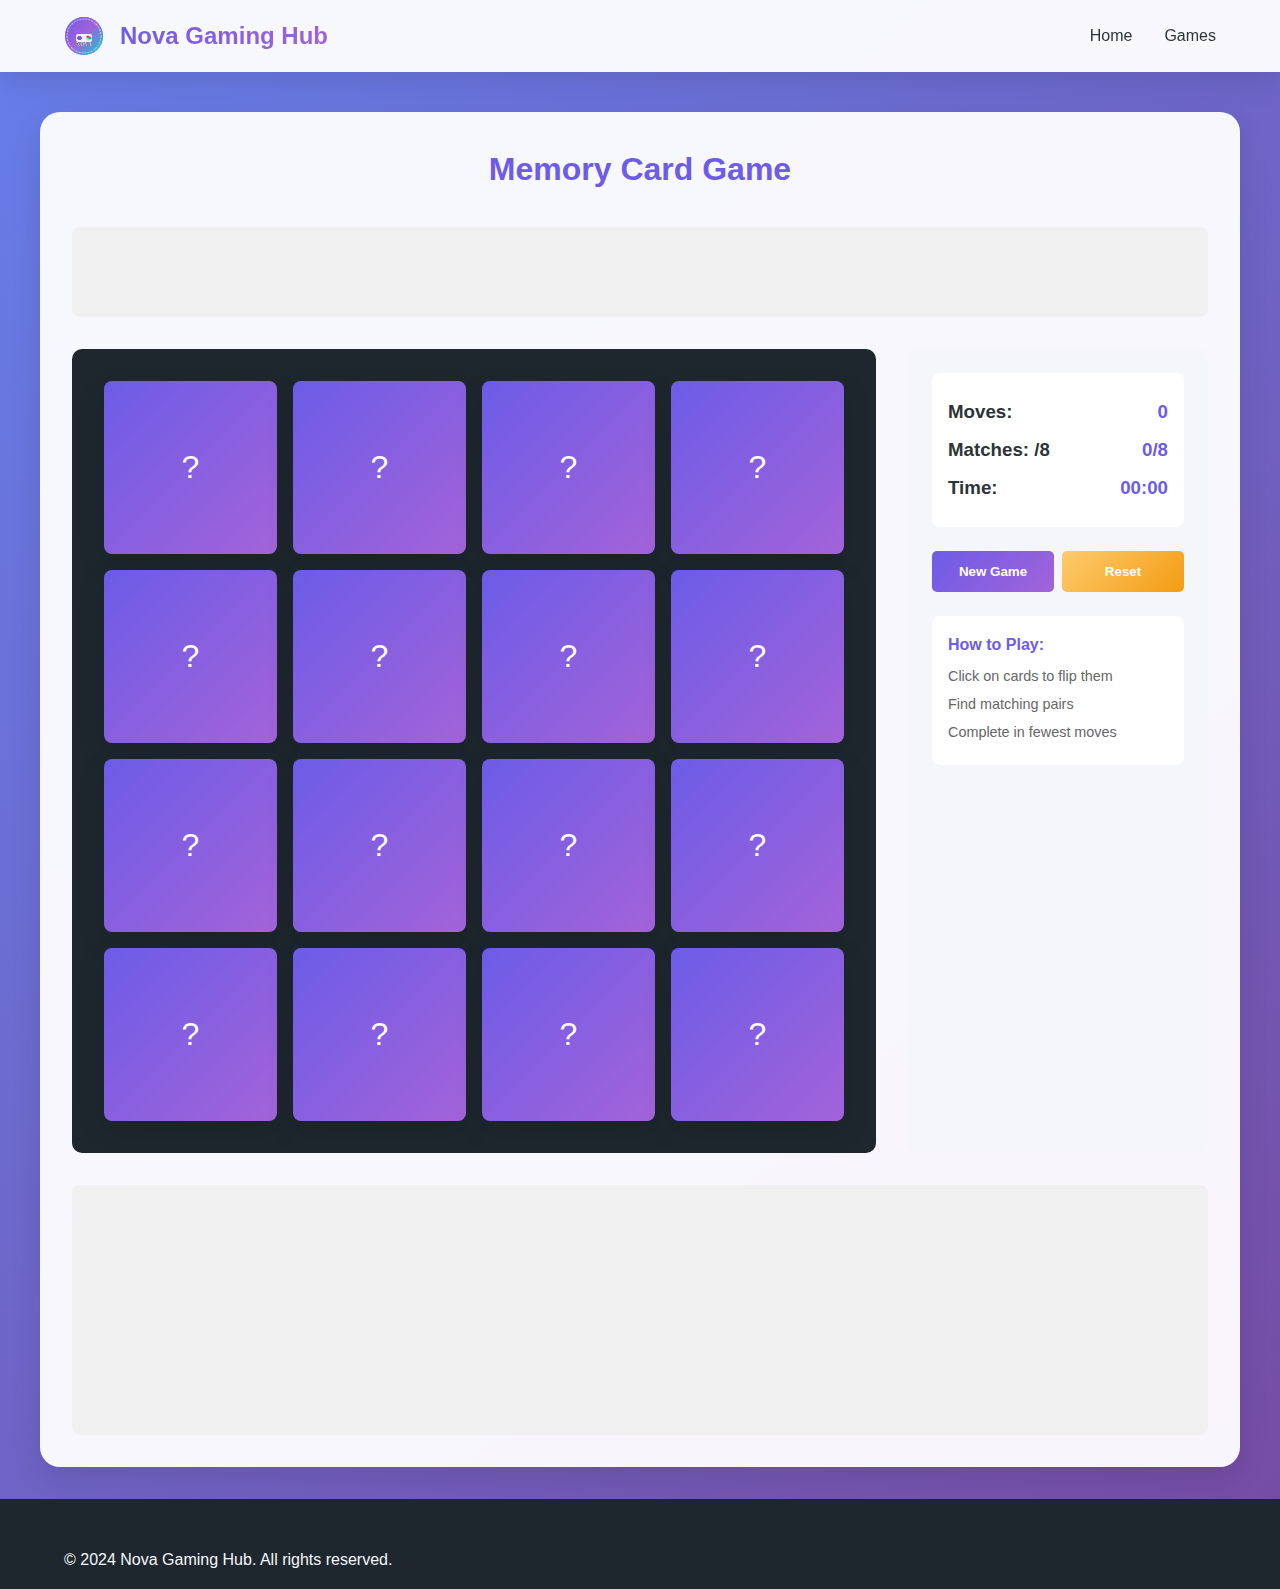
<file: games/memory.html>
<!DOCTYPE html>
<html lang="en">
<head>
    <meta charset="UTF-8">
    <meta name="viewport" content="width=device-width, initial-scale=1.0">
    <title>Play Memory Card Game Online Free - Nova Gaming Hub</title>
    
    <!-- SEO Meta Tags -->
    <meta name="description" content="Play the classic Memory card game online for free. Test and improve your memory by matching pairs of cards. Fun for all ages!">
    <meta name="keywords" content="memory game, card matching, brain game, memory training, cognitive game">
    
    <!-- Open Graph -->
    <meta property="og:title" content="Memory Card Game - Play Online">
    <meta property="og:description" content="Test your memory with this classic card matching game">
    
    <!-- Canonical -->
    <link rel="canonical" href="https://novagaminghub.com/games/memory.html">
    
    <!-- CSS -->
    <link rel="stylesheet" href="../css/style.css">
    
    <!-- Google AdSense -->
    <script async src="https://pagead2.googlesyndication.com/pagead/js/adsbygoogle.js?client=ca-pub-XXXXXXXXXXXXXXXX"
            crossorigin="anonymous"></script>
</head>
<body class="game-page">
    <header>
        <nav class="navbar">
            <div class="logo">
                <img src="../images/logo.svg" alt="Nova Gaming Hub">
                <span><a href="../index.html">Nova Gaming Hub</a></span>
            </div>
            <ul class="nav-links">
                <li><a href="../index.html">Home</a></li>
                <li><a href="../index.html#games">Games</a></li>
            </ul>
        </nav>
    </header>

    <div class="game-container">
        <h1>Memory Card Game</h1>
        
        <!-- Top Ad -->
        <div class="ad-container game-ad-top">
            <ins class="adsbygoogle"
                 style="display:block"
                 data-ad-client="ca-pub-XXXXXXXXXXXXXXXX"
                 data-ad-slot="XXXXXXXXXX"
                 data-ad-format="auto"></ins>
            <script>(adsbygoogle = window.adsbygoogle || []).push({});</script>
        </div>

        <div class="game-wrapper">
            <div class="memory-board" id="memoryBoard">
                <!-- Cards will be generated by JavaScript -->
            </div>

            <div class="game-info">
                <div class="score-box">
                    <h3>Moves: <span id="moves">0</span></h3>
                    <h3>Matches: <span id="matches">0</span>/8</h3>
                    <h3>Time: <span id="time">00:00</span></h3>
                </div>
                <div class="controls">
                    <button id="startBtn" class="game-btn">New Game</button>
                    <button id="resetBtn" class="game-btn">Reset</button>
                </div>
                <div class="instructions">
                    <h4>How to Play:</h4>
                    <p>Click on cards to flip them</p>
                    <p>Find matching pairs</p>
                    <p>Complete in fewest moves</p>
                </div>
            </div>
        </div>

        <!-- Bottom Ad -->
        <div class="ad-container game-ad-bottom">
            <ins class="adsbygoogle"
                 style="display:block"
                 data-ad-client="ca-pub-XXXXXXXXXXXXXXXX"
                 data-ad-slot="XXXXXXXXXX"
                 data-ad-format="rectangle"></ins>
            <script>(adsbygoogle = window.adsbygoogle || []).push({});</script>
        </div>
    </div>

    <footer>
        <div class="footer-content">
            <p>&copy; 2024 Nova Gaming Hub. All rights reserved.</p>
        </div>
    </footer>

    <script src="../js/memory.js"></script>
</body>
</html>
</file>
<file: css/style.css>
/* Reset and Base Styles */
* {
    margin: 0;
    padding: 0;
    box-sizing: border-box;
}

:root {
    --primary-color: #6c5ce7;
    --secondary-color: #a363d9;
    --accent-color: #00d2d3;
    --dark-color: #1e272e;
    --light-color: #f5f6fa;
    --success-color: #00b894;
    --warning-color: #fdcb6e;
    --danger-color: #d63031;
    --text-dark: #2d3436;
    --text-light: #f5f6fa;
    --shadow: 0 10px 30px rgba(0, 0, 0, 0.1);
    --shadow-hover: 0 15px 40px rgba(108, 92, 231, 0.2);
}

body {
    font-family: 'Segoe UI', Tahoma, Geneva, Verdana, sans-serif;
    line-height: 1.6;
    color: var(--text-dark);
    background: linear-gradient(135deg, #667eea 0%, #764ba2 100%);
    min-height: 100vh;
}

/* Navigation */
.navbar {
    background: rgba(255, 255, 255, 0.95);
    backdrop-filter: blur(10px);
    padding: 1rem 5%;
    display: flex;
    justify-content: space-between;
    align-items: center;
    position: fixed;
    width: 100%;
    top: 0;
    z-index: 1000;
    box-shadow: var(--shadow);
}

.logo {
    display: flex;
    align-items: center;
    gap: 1rem;
}

.logo img {
    height: 40px;
    width: auto;
}

.logo span {
    font-size: 1.5rem;
    font-weight: bold;
    background: linear-gradient(135deg, var(--primary-color), var(--secondary-color));
    -webkit-background-clip: text;
    -webkit-text-fill-color: transparent;
}

.logo a {
    text-decoration: none;
    color: inherit;
}

.nav-links {
    display: flex;
    list-style: none;
    gap: 2rem;
}

.nav-links a {
    text-decoration: none;
    color: var(--text-dark);
    font-weight: 500;
    transition: color 0.3s ease;
    position: relative;
}

.nav-links a::after {
    content: '';
    position: absolute;
    bottom: -5px;
    left: 0;
    width: 0;
    height: 2px;
    background: linear-gradient(135deg, var(--primary-color), var(--secondary-color));
    transition: width 0.3s ease;
}

.nav-links a:hover::after {
    width: 100%;
}

.hamburger {
    display: none;
    flex-direction: column;
    cursor: pointer;
}

.hamburger span {
    width: 25px;
    height: 3px;
    background: var(--primary-color);
    margin: 2px 0;
    transition: 0.3s;
}

/* Hero Section */
.hero {
    height: 100vh;
    display: flex;
    align-items: center;
    justify-content: center;
    text-align: center;
    background: linear-gradient(135deg, rgba(108, 92, 231, 0.9), rgba(163, 99, 217, 0.9)), url('../images/hero-bg.jpg');
    background-size: cover;
    background-position: center;
    color: var(--text-light);
}

.hero-content h1 {
    font-size: 3.5rem;
    margin-bottom: 1rem;
    animation: fadeInUp 1s ease;
}

.hero-content p {
    font-size: 1.2rem;
    margin-bottom: 2rem;
    animation: fadeInUp 1s ease 0.2s;
    opacity: 0;
    animation-fill-mode: forwards;
}

.cta-button {
    display: inline-block;
    padding: 1rem 2.5rem;
    background: white;
    color: var(--primary-color);
    text-decoration: none;
    border-radius: 50px;
    font-weight: bold;
    transition: transform 0.3s ease, box-shadow 0.3s ease;
    animation: fadeInUp 1s ease 0.4s;
    opacity: 0;
    animation-fill-mode: forwards;
}

.cta-button:hover {
    transform: translateY(-3px);
    box-shadow: var(--shadow-hover);
}

/* Games Section */
.games-section {
    padding: 5rem 5%;
    background: var(--light-color);
}

.games-section h2 {
    text-align: center;
    font-size: 2.5rem;
    margin-bottom: 3rem;
    background: linear-gradient(135deg, var(--primary-color), var(--secondary-color));
    -webkit-background-clip: text;
    -webkit-text-fill-color: transparent;
}

.games-grid {
    display: grid;
    grid-template-columns: repeat(auto-fit, minmax(280px, 1fr));
    gap: 2rem;
    max-width: 1200px;
    margin: 0 auto;
}

.game-card {
    background: white;
    border-radius: 15px;
    overflow: hidden;
    box-shadow: var(--shadow);
    transition: transform 0.3s ease, box-shadow 0.3s ease;
    cursor: pointer;
}

.game-card:hover {
    transform: translateY(-10px);
    box-shadow: var(--shadow-hover);
}

.game-card img {
    width: 100%;
    height: 200px;
    object-fit: cover;
}

.game-card h3 {
    padding: 1rem;
    font-size: 1.3rem;
}

.game-card p {
    padding: 0 1rem;
    color: #666;
}

.game-meta {
    padding: 1rem;
    display: flex;
    justify-content: space-between;
    color: #888;
}

.play-button {
    display: block;
    padding: 1rem;
    background: linear-gradient(135deg, var(--primary-color), var(--secondary-color));
    color: white;
    text-decoration: none;
    text-align: center;
    font-weight: bold;
    transition: opacity 0.3s ease;
}

.play-button:hover {
    opacity: 0.9;
}

/* About Section */
.about-section {
    padding: 5rem 5%;
    background: white;
}

.about-section h2 {
    text-align: center;
    font-size: 2.5rem;
    margin-bottom: 2rem;
    color: var(--primary-color);
}

.about-content {
    max-width: 800px;
    margin: 0 auto;
    text-align: center;
}

.about-content p {
    margin-bottom: 1rem;
    color: #666;
}

.features {
    display: grid;
    grid-template-columns: repeat(auto-fit, minmax(150px, 1fr));
    gap: 2rem;
    margin-top: 3rem;
}

.feature {
    text-align: center;
    padding: 1.5rem;
    background: var(--light-color);
    border-radius: 10px;
    transition: transform 0.3s ease;
}

.feature:hover {
    transform: translateY(-5px);
}

.feature span {
    font-size: 2.5rem;
    display: block;
    margin-bottom: 1rem;
}

/* Game Page Styles */
.game-page {
    background: linear-gradient(135deg, #667eea 0%, #764ba2 100%);
    padding-top: 80px;
}

.game-container {
    max-width: 1200px;
    margin: 2rem auto;
    padding: 2rem;
    background: rgba(255, 255, 255, 0.95);
    border-radius: 20px;
    box-shadow: var(--shadow);
}

.game-container h1 {
    text-align: center;
    color: var(--primary-color);
    margin-bottom: 2rem;
}

.game-wrapper {
    display: grid;
    grid-template-columns: 1fr 300px;
    gap: 2rem;
    margin: 2rem 0;
}

.canvas-container {
    background: var(--dark-color);
    border-radius: 10px;
    padding: 1rem;
    display: flex;
    justify-content: center;
}

.canvas-container canvas {
    max-width: 100%;
    height: auto;
    border-radius: 5px;
}

.game-info {
    background: var(--light-color);
    padding: 1.5rem;
    border-radius: 10px;
}

.score-box {
    background: white;
    padding: 1rem;
    border-radius: 8px;
    margin-bottom: 1.5rem;
}

.score-box h3 {
    margin: 0.5rem 0;
    color: var(--text-dark);
}

.score-box span {
    color: var(--primary-color);
    font-weight: bold;
    float: right;
}

.controls {
    display: grid;
    grid-template-columns: repeat(2, 1fr);
    gap: 0.5rem;
    margin-bottom: 1.5rem;
}

.game-btn {
    padding: 0.8rem;
    border: none;
    border-radius: 5px;
    background: linear-gradient(135deg, var(--primary-color), var(--secondary-color));
    color: white;
    font-weight: bold;
    cursor: pointer;
    transition: transform 0.3s ease, opacity 0.3s ease;
}

.game-btn:hover {
    transform: translateY(-2px);
    opacity: 0.9;
}

.game-btn:active {
    transform: translateY(0);
}

.game-btn:nth-child(2) {
    background: linear-gradient(135deg, var(--warning-color), #f39c12);
}

.game-btn:nth-child(3) {
    background: linear-gradient(135deg, var(--danger-color), #c0392b);
    grid-column: span 2;
}

.instructions {
    background: white;
    padding: 1rem;
    border-radius: 8px;
}

.instructions h4 {
    color: var(--primary-color);
    margin-bottom: 0.5rem;
}

.instructions p {
    color: #666;
    font-size: 0.9rem;
    margin: 0.3rem 0;
}

/* Memory Game Specific */
.memory-board {
    display: grid;
    grid-template-columns: repeat(4, 1fr);
    gap: 1rem;
    background: var(--dark-color);
    padding: 2rem;
    border-radius: 10px;
}

.memory-card {
    aspect-ratio: 1;
    background: linear-gradient(135deg, var(--primary-color), var(--secondary-color));
    border-radius: 8px;
    cursor: pointer;
    display: flex;
    align-items: center;
    justify-content: center;
    font-size: 2rem;
    color: white;
    transition: transform 0.3s ease;
    box-shadow: var(--shadow);
}

.memory-card:hover {
    transform: scale(1.05);
}

.memory-card.flipped {
    background: white;
    color: var(--primary-color);
    transform: rotateY(180deg);
}

.memory-card.matched {
    background: var(--success-color);
    cursor: default;
    animation: pulse 0.5s ease;
}

/* Ad Containers */
.ad-container {
    margin: 2rem 0;
    text-align: center;
    background: #f0f0f0;
    border-radius: 8px;
    overflow: hidden;
}

.leaderboard-ad {
    min-height: 90px;
    background: linear-gradient(135deg, #f6f9fc, #e6f0f5);
}

.rectangle-ad {
    min-height: 250px;
    background: linear-gradient(135deg, #f6f9fc, #e6f0f5);
}

.game-ad-top {
    min-height: 90px;
    margin-top: 0;
}

.game-ad-bottom {
    min-height: 250px;
    margin-bottom: 0;
}

/* Next Piece Canvas (Tetris) */
.next-piece {
    background: white;
    padding: 1rem;
    border-radius: 8px;
    margin-bottom: 1.5rem;
    text-align: center;
}

.next-piece h4 {
    color: var(--primary-color);
    margin-bottom: 0.5rem;
}

#nextCanvas {
    background: var(--dark-color);
    border-radius: 5px;
}

/* Footer */
footer {
    background: var(--dark-color);
    color: var(--text-light);
    padding: 3rem 5% 1rem;
}

.footer-content {
    display: grid;
    grid-template-columns: repeat(auto-fit, minmax(250px, 1fr));
    gap: 2rem;
    max-width: 1200px;
    margin: 0 auto;
}

.footer-section h4 {
    margin-bottom: 1rem;
    color: var(--accent-color);
}

.footer-section ul {
    list-style: none;
}

.footer-section ul li {
    margin: 0.5rem 0;
}

.footer-section a {
    color: var(--text-light);
    text-decoration: none;
    transition: color 0.3s ease;
}

.footer-section a:hover {
    color: var(--accent-color);
}

.footer-bottom {
    text-align: center;
    margin-top: 2rem;
    padding-top: 2rem;
    border-top: 1px solid rgba(255, 255, 255, 0.1);
}

/* Animations */
@keyframes fadeInUp {
    from {
        opacity: 0;
        transform: translateY(30px);
    }
    to {
        opacity: 1;
        transform: translateY(0);
    }
}

@keyframes pulse {
    0% { transform: scale(1); }
    50% { transform: scale(1.1); }
    100% { transform: scale(1); }
}

/* Responsive Design */
@media (max-width: 768px) {
    .navbar {
        padding: 1rem;
    }
    
    .nav-links {
        display: none;
        position: absolute;
        top: 100%;
        left: 0;
        width: 100%;
        background: white;
        flex-direction: column;
        padding: 1rem;
        box-shadow: var(--shadow);
    }
    
    .nav-links.active {
        display: flex;
    }
    
    .hamburger {
        display: flex;
    }
    
    .hero-content h1 {
        font-size: 2.5rem;
    }
    
    .game-wrapper {
        grid-template-columns: 1fr;
    }
    
    .memory-board {
        grid-template-columns: repeat(3, 1fr);
    }
    
    .controls {
        grid-template-columns: 1fr;
    }
    
    .game-btn:nth-child(3) {
        grid-column: span 1;
    }
}

@media (max-width: 480px) {
    .hero-content h1 {
        font-size: 2rem;
    }
    
    .games-grid {
        grid-template-columns: 1fr;
    }
    
    .memory-board {
        grid-template-columns: repeat(2, 1fr);
    }
}

/* Loading States */
.loading {
    display: inline-block;
    width: 20px;
    height: 20px;
    border: 3px solid rgba(255,255,255,.3);
    border-radius: 50%;
    border-top-color: white;
    animation: spin 1s ease-in-out infinite;
}

@keyframes spin {
    to { transform: rotate(360deg); }
}

/* Game Over Modal */
.game-over-modal {
    position: fixed;
    top: 0;
    left: 0;
    width: 100%;
    height: 100%;
    background: rgba(0,0,0,0.8);
    display: flex;
    align-items: center;
    justify-content: center;
    z-index: 2000;
}

.modal-content {
    background: white;
    padding: 2rem;
    border-radius: 15px;
    text-align: center;
    max-width: 400px;
    animation: slideIn 0.3s ease;
}

@keyframes slideIn {
    from {
        transform: translateY(-50px);
        opacity: 0;
    }
    to {
        transform: translateY(0);
        opacity: 1;
    }
}

.modal-content h2 {
    color: var(--primary-color);
    margin-bottom: 1rem;
}

.modal-content p {
    margin: 0.5rem 0;
    font-size: 1.2rem;
}

.modal-buttons {
    display: flex;
    gap: 1rem;
    margin-top: 2rem;
}

.modal-btn {
    flex: 1;
    padding: 0.8rem;
    border: none;
    border-radius: 5px;
    background: linear-gradient(135deg, var(--primary-color), var(--secondary-color));
    color: white;
    font-weight: bold;
    cursor: pointer;
    transition: opacity 0.3s ease;
}

.modal-btn:hover {
    opacity: 0.9;
}

.modal-btn.secondary {
    background: linear-gradient(135deg, #95a5a6, #7f8c8d);
}

/* Print Styles */
@media print {
    .navbar,
    .ad-container,
    .controls,
    .play-button,
    footer {
        display: none;
    }
    
    body {
        background: white;
    }
    
    .game-card {
        break-inside: avoid;
    }
}
</file>
